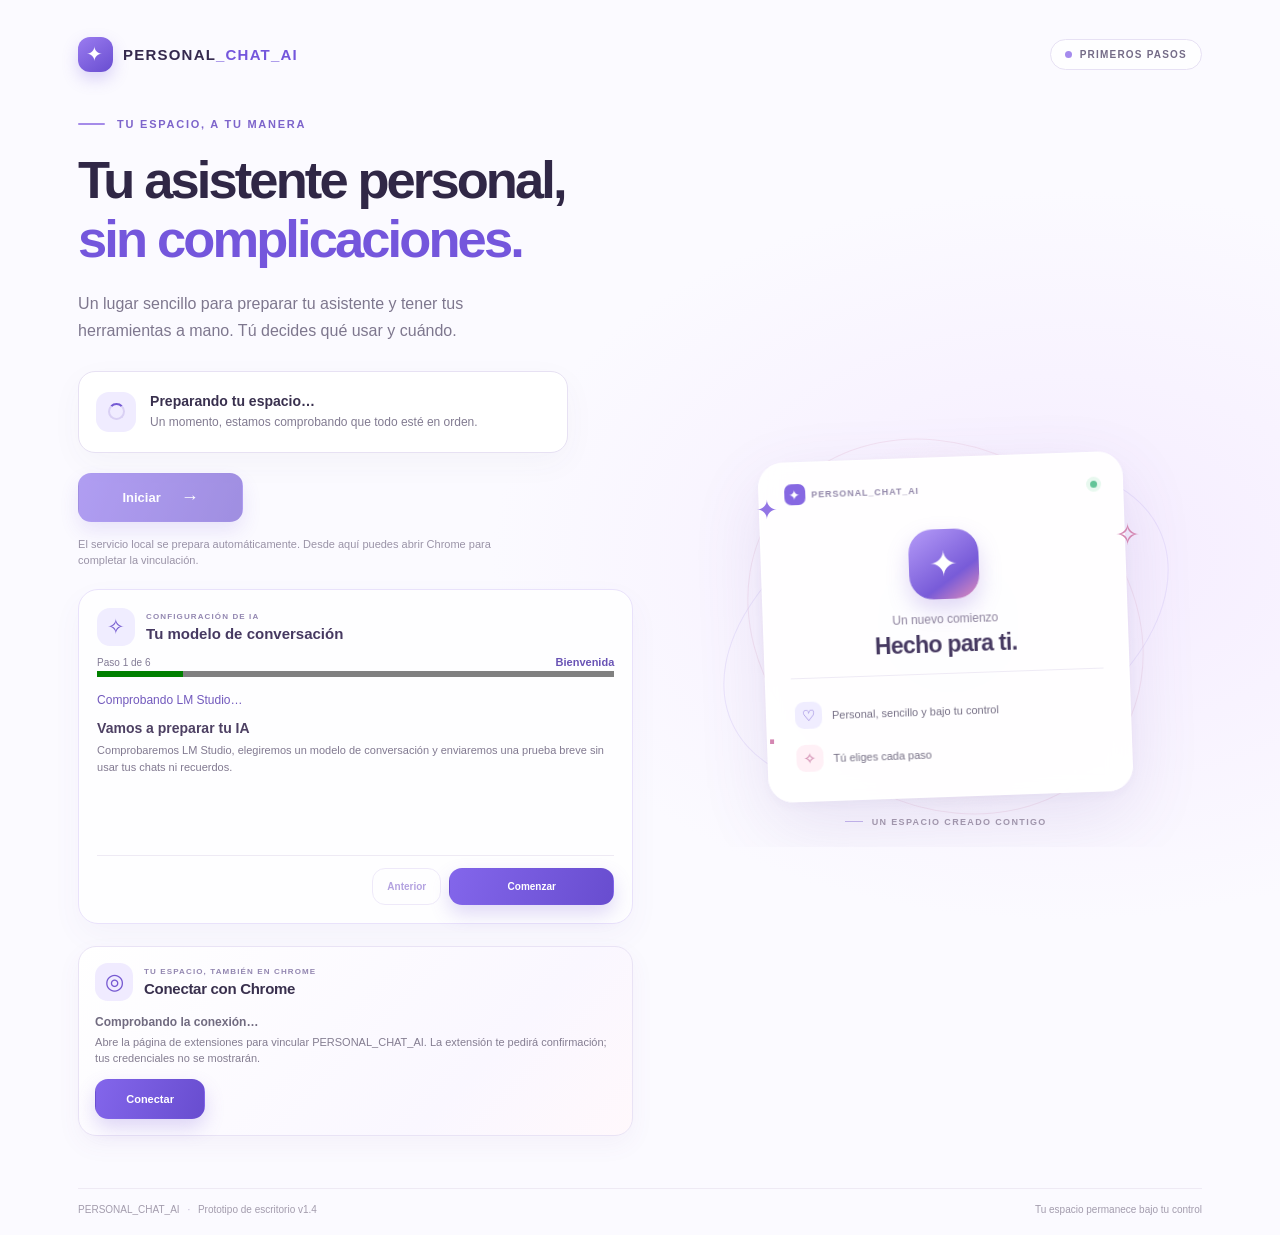
<file: desktop-tauri/ui/index.html>
<!doctype html>
<html lang="es">
  <head>
    <meta charset="UTF-8" />
    <meta name="viewport" content="width=device-width, initial-scale=1.0" />
    <meta name="theme-color" content="#f8f6ff" />
    <title>PERSONAL_CHAT_AI</title>
    <link rel="stylesheet" href="./styles.css" />
    <script src="./app.js" defer></script>
  </head>
  <body>
    <main class="app-shell">
      <header class="topbar">
        <a class="brand" href="#inicio" aria-label="PERSONAL_CHAT_AI, inicio">
          <span class="brand-mark" aria-hidden="true">✦</span>
          <span>PERSONAL<span class="brand-accent">_CHAT_AI</span></span>
        </a>
        <span class="prototype-pill"><span class="pill-dot"></span> PRIMEROS PASOS</span>
      </header>

      <section class="welcome-grid" aria-labelledby="welcome-title">
        <div class="welcome-copy">
          <p class="eyebrow"><span class="eyebrow-line"></span> TU ESPACIO, A TU MANERA</p>
          <h1 id="welcome-title">Tu asistente personal,<br /><span>sin complicaciones.</span></h1>
          <p class="intro">Un lugar sencillo para preparar tu asistente y tener tus herramientas a mano. Tú decides qué usar y cuándo.</p>

          <div class="status-card" id="status-card" data-state="checking" aria-live="polite">
            <span class="status-icon" id="status-icon" aria-hidden="true"><span class="spinner"></span></span>
            <div class="status-text">
              <strong id="status-title">Preparando tu espacio…</strong>
              <span id="status-message">Un momento, estamos comprobando que todo esté en orden.</span>
            </div>
          </div>

          <div class="actions">
            <button class="button button-primary" id="start-button" type="button" disabled>
              <span id="start-label">Iniciar</span><span class="button-arrow" aria-hidden="true">→</span>
            </button>
            <button class="button button-secondary" id="repair-button" type="button" hidden>Solucionar</button>
          </div>
          <p class="quiet-note">El servicio local se prepara automáticamente. Desde aquí puedes abrir Chrome para completar la vinculación.</p>

          <section class="llm-card" aria-labelledby="llm-title">
            <div class="llm-card-heading">
              <span class="llm-mark" aria-hidden="true">✧</span>
              <div>
                <p class="chrome-eyebrow">CONFIGURACIÓN DE IA</p>
                <h2 id="llm-title">Tu modelo de conversación</h2>
              </div>
            </div>
            <div class="llm-progress" aria-live="polite"><span id="llm-step-count">Paso 1 de 6</span><strong id="llm-step-title">Bienvenida</strong><progress id="llm-progress-bar" max="6" value="1">1 de 6</progress></div>
            <p class="llm-status" id="llm-status" data-state="checking" aria-live="polite">Comprobando LM Studio…</p>

            <section class="llm-step" data-step="0" aria-labelledby="llm-welcome-title">
              <h3 id="llm-welcome-title">Vamos a preparar tu IA</h3>
              <p class="llm-step-copy">Comprobaremos LM Studio, elegiremos un modelo de conversación y enviaremos una prueba breve sin usar tus chats ni recuerdos.</p>
            </section>

            <section class="llm-step" data-step="1" hidden aria-labelledby="llm-detect-title">
              <h3 id="llm-detect-title">Detectar LM Studio</h3>
              <p class="llm-step-copy">La comprobación busca el servidor local en la dirección elegida. Si no responde, no podemos saber solo con esto si la aplicación está instalada.</p>
              <div class="llm-actions"><button class="button button-secondary" id="llm-refresh-button" type="button">Comprobar de nuevo</button></div>
              <details class="llm-advanced">
                <summary>Configuración avanzada</summary>
                <label class="llm-label" for="llm-port-input">Puerto local de LM Studio</label>
                <div class="llm-port-row"><input id="llm-port-input" class="llm-select" inputmode="numeric" type="number" min="1" max="65535" value="1234" aria-describedby="llm-port-help"><button class="button button-secondary" id="llm-port-save-button" type="button">Guardar puerto</button></div>
                <p class="llm-note" id="llm-port-help">Solo se permiten conexiones a este equipo. Nunca se acepta una dirección de red externa.</p>
              </details>
              <div id="llm-recovery-panel" class="llm-recovery" hidden>
                <p class="llm-step-copy">La configuración local está dañada. Podemos crear una nueva y guardar primero una copia de la anterior.</p>
                <button class="button button-secondary" id="llm-recovery-button" type="button">Recuperar configuración</button>
              </div>
              <p class="llm-download-note">¿Aún no tienes LM Studio? <a href="https://lmstudio.ai/download" target="_blank" rel="noopener noreferrer">Consulta su descarga oficial</a>.</p>
            </section>

            <section class="llm-step" data-step="2" hidden aria-labelledby="llm-model-detect-title">
              <h3 id="llm-model-detect-title">Buscar modelos de conversación</h3>
              <p class="llm-step-copy">Esta lista muestra los modelos instalados que LM Studio identifica como modelos de lenguaje. Los modelos de embeddings no se mostrarán.</p>
              <p class="llm-model-details" id="llm-model-summary"></p>
              <ul class="llm-model-list" id="llm-model-list"></ul>
              <p class="llm-download-note">Para explorar modelos, revisar su ficha y licencia, y descargar uno, abre LM Studio y usa su pestaña Discover. PERSONAL_CHAT_AI no inicia descargas porque la API local no entrega antes de descargarlas la licencia ni el espacio requerido y no documenta cancelación REST. <a href="https://lmstudio.ai/models" target="_blank" rel="noopener noreferrer">Explorar el catálogo oficial</a> · <a href="https://lmstudio.ai/download" target="_blank" rel="noopener noreferrer">Descargar LM Studio</a>.</p>
            </section>

            <section class="llm-step" data-step="3" hidden aria-labelledby="llm-select-title">
              <h3 id="llm-select-title">Elegir tu modelo</h3>
              <label class="llm-label" for="llm-model-select">Modelo conversacional</label>
              <select id="llm-model-select" class="llm-select" disabled><option value="">Actualiza la lista para consultar modelos</option></select>
              <p class="llm-model-details" id="llm-model-details"></p>
              <p class="llm-step-copy">Si el modelo no está cargado, puedes solicitar su carga. La app no descargará ni cerrará modelos automáticamente.</p>
              <div class="llm-actions"><button class="button button-primary" id="llm-save-button" type="button" disabled>Guardar selección</button></div>
            </section>

            <section class="llm-step" data-step="4" hidden aria-labelledby="llm-test-title">
              <h3 id="llm-test-title">Verificar una respuesta</h3>
              <p class="llm-step-copy">La prueba envía una instrucción sintética y breve. No utiliza ni guarda conversaciones, visitantes o recuerdos.</p>
              <div class="llm-actions"><button class="button button-primary" id="llm-test-button" type="button" disabled>Probar generación</button></div>
            </section>

            <section class="llm-step" data-step="5" hidden aria-labelledby="llm-finish-title">
              <h3 id="llm-finish-title">Resumen de configuración</h3>
              <ul class="llm-summary">
                <li><span>Aplicación</span><strong id="llm-summary-backend">Pendiente de comprobar</strong></li>
                <li><span>Motor de IA</span><strong id="llm-summary-server">Pendiente</strong></li>
                <li><span>Modelo</span><strong id="llm-summary-model">Sin seleccionar</strong></li>
                <li><span>Generación</span><strong id="llm-summary-test">Sin verificar</strong></li>
                <li><span>Chrome</span><strong id="llm-summary-chrome">Se comprueba por separado</strong></li>
              </ul>
              <p class="llm-step-copy">El estado de Chrome es independiente. Esta configuración no envía mensajes a Stripchat.</p>
            </section>

            <div class="llm-wizard-actions">
              <button class="button button-secondary" id="llm-back-button" type="button" disabled>Anterior</button>
              <button class="button button-secondary" id="llm-cancel-button" type="button" hidden>Cancelar</button>
              <button class="button button-primary" id="llm-next-button" type="button">Comenzar</button>
            </div>
          </section>

          <section class="chrome-card" aria-labelledby="chrome-title">
            <div class="chrome-card-heading">
              <span class="chrome-mark" aria-hidden="true">◎</span>
              <div>
                <p class="chrome-eyebrow">TU ESPACIO, TAMBIÉN EN CHROME</p>
                <h2 id="chrome-title">Conectar con Chrome</h2>
              </div>
            </div>
            <p class="chrome-status" id="chrome-status" data-state="checking" aria-live="polite">Comprobando la conexión…</p>
            <p class="chrome-description">Abre la página de extensiones para vincular PERSONAL_CHAT_AI. La extensión te pedirá confirmación; tus credenciales no se mostrarán.</p>
            <div class="chrome-actions">
              <button class="button button-primary" id="chrome-connect-button" type="button">Conectar</button>
              <button class="button button-secondary" id="chrome-disconnect-button" type="button" hidden>Desconectar</button>
            </div>
          </section>
        </div>

        <aside class="welcome-art" aria-label="Ilustración decorativa de bienvenida">
          <div class="art-orbit orbit-one"></div><div class="art-orbit orbit-two"></div>
          <div class="art-glow"></div>
          <div class="art-card">
            <div class="art-card-top"><span class="mini-brand"><span>✦</span> PERSONAL_CHAT_AI</span><span class="online-dot"></span></div>
            <div class="assistant-avatar"><span>✦</span></div>
            <p class="art-greeting">Un nuevo comienzo</p>
            <h2>Hecho para ti.</h2>
            <div class="art-divider"></div>
            <div class="art-feature"><span class="feature-icon">♡</span><span>Personal, sencillo y bajo tu control</span></div>
            <div class="art-feature"><span class="feature-icon feature-icon-pink">✧</span><span>Tú eliges cada paso</span></div>
          </div>
          <span class="sparkle sparkle-a">✦</span><span class="sparkle sparkle-b">✧</span><span class="sparkle sparkle-c">·</span>
          <div class="art-caption"><span class="caption-line"></span> UN ESPACIO CREADO CONTIGO</div>
        </aside>
      </section>

      <footer class="footer"><span>PERSONAL_CHAT_AI <span class="footer-separator">·</span> Prototipo de escritorio v1.4</span><span>Tu espacio permanece bajo tu control</span></footer>
      <div class="toast" id="toast" role="status" aria-live="polite"></div>
    </main>
  </body>
</html>
</file>
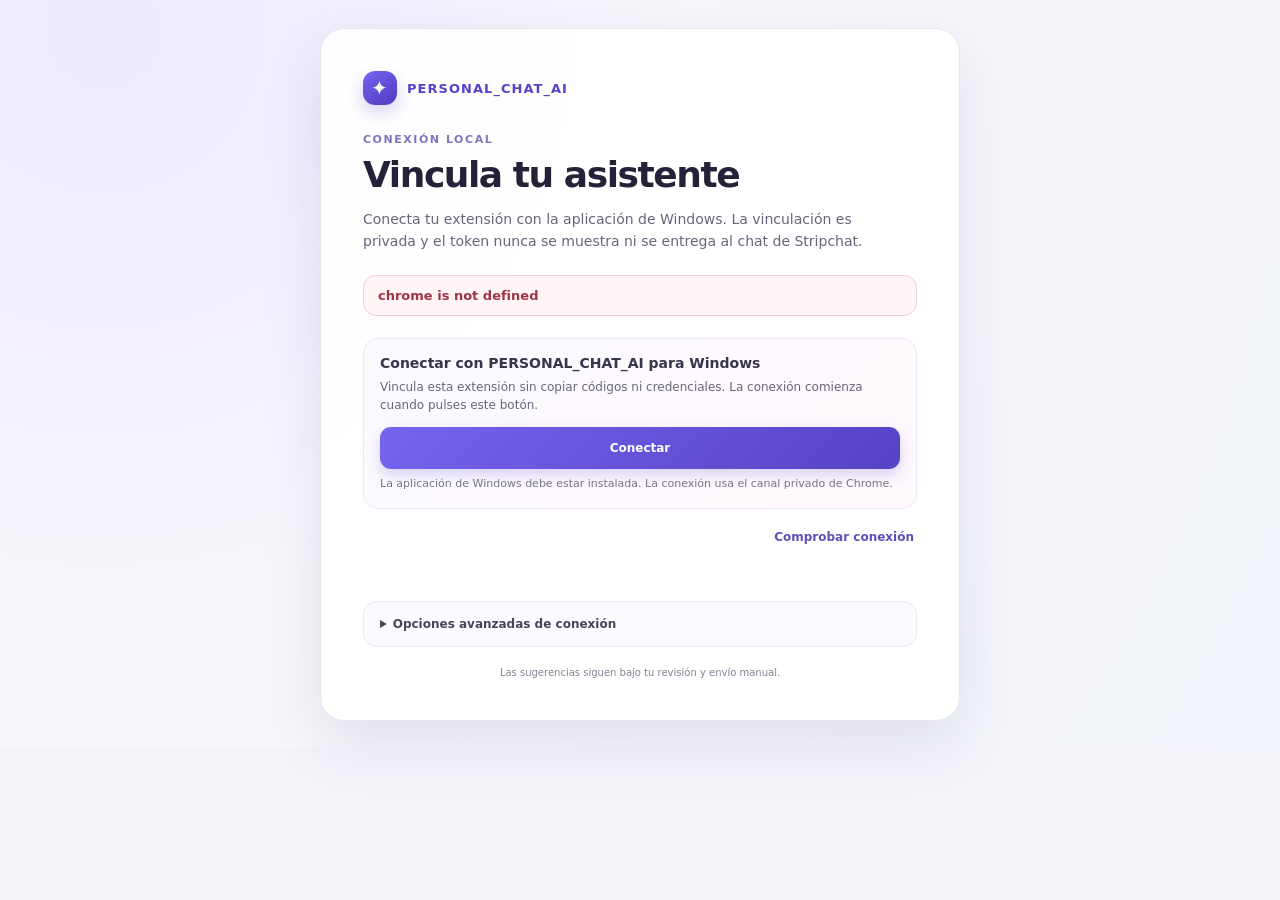
<file: extension/connection.html>
<!doctype html>
<html lang="es">
  <head>
    <meta charset="utf-8">
    <meta name="viewport" content="width=device-width, initial-scale=1">
    <title>Conexión segura · PERSONAL_CHAT_AI</title>
    <link rel="stylesheet" href="connection.css">
    <script src="backend-config.js" defer></script>
    <script src="connection.js" defer></script>
  </head>
  <body>
    <main class="shell">
      <section class="card" aria-labelledby="page-title">
        <div class="brand"><span class="brand-mark" aria-hidden="true">✦</span><span>PERSONAL_CHAT_AI</span></div>
        <p class="eyebrow">CONEXIÓN LOCAL</p>
        <h1 id="page-title">Vincula tu asistente</h1>
        <p class="intro">Conecta tu extensión con la aplicación de Windows. La vinculación es privada y el token nunca se muestra ni se entrega al chat de Stripchat.</p>

        <div id="connection-state" class="connection-state" role="status" aria-live="polite">Comprobando el backend local…</div>

        <section class="form-section native-section" aria-labelledby="native-title">
          <h2 id="native-title">Conectar con PERSONAL_CHAT_AI para Windows</h2>
          <p>Vincula esta extensión sin copiar códigos ni credenciales. La conexión comienza cuando pulses este botón.</p>
          <div class="input-row native-actions">
            <button id="native-connect-button" type="button" class="primary">Conectar</button>
            <button id="native-disconnect-button" type="button" class="secondary" hidden>Desconectar</button>
          </div>
          <small>La aplicación de Windows debe estar instalada. La conexión usa el canal privado de Chrome.</small>
        </section>

        <div class="actions"><button id="refresh-button" type="button" class="text-button">Comprobar conexión</button></div>
        <p id="page-message" class="page-message" role="status" aria-live="polite"></p>

        <details class="instructions">
          <summary>Opciones avanzadas de conexión</summary>
          <p>Usa estas opciones solo si la aplicación de Windows no está instalada o necesitas revisar una configuración local.</p>
          <form id="backend-form" class="form-section">
            <label for="backend-url">Dirección del backend local</label>
            <div class="input-row"><input id="backend-url" type="url" value="http://127.0.0.1:8000" autocomplete="url" required><button type="submit" class="secondary">Guardar</button></div>
            <small>Solo se permiten direcciones HTTP locales autorizadas por el manifiesto.</small>
          </form>
          <form id="pair-form" class="form-section">
            <label for="pairing-code">Código temporal de emparejamiento</label>
            <div class="input-row"><input id="pairing-code" type="password" inputmode="text" autocomplete="one-time-code" autocapitalize="off" spellcheck="false" maxlength="64" placeholder="Código de un solo uso" required><button id="pair-button" type="submit" class="primary">Vincular</button></div>
            <small>El campo se vacía al iniciar el intento y no se guarda en preferencias.</small>
          </form>
          <p class="security-note">No pegues el código en Stripchat, DevTools, una URL ni una conversación.</p>
        </details>
        <footer>Las sugerencias siguen bajo tu revisión y envío manual.</footer>
      </section>
    </main>
  </body>
</html>
</file>
<file: desktop-tauri/ui/styles.css>
:root {
  color-scheme: light;
  font-family: "Segoe UI Variable", "Segoe UI", sans-serif;
  color: #30284a;
  background: #fbfaff;
  font-synthesis: none;
  text-rendering: optimizeLegibility;
  --violet: #7456dc;
  --violet-dark: #5c43bf;
  --lavender: #eee9ff;
  --pink: #f5dce9;
  --muted: #827b95;
}

* { box-sizing: border-box; }
body { margin: 0; min-width: 360px; min-height: 100vh; background: radial-gradient(ellipse at 83% 45%, #f5ecff 0, transparent 38%), #fbfaff; }
button { font: inherit; }
.app-shell { min-height: 100vh; max-width: 1440px; margin: 0 auto; padding: 30px 6.1% 20px; display: flex; flex-direction: column; }
.topbar { height: 48px; display: flex; align-items: center; justify-content: space-between; }
.brand { display: inline-flex; align-items: center; gap: 10px; color: #35294e; text-decoration: none; font-size: 15px; font-weight: 750; letter-spacing: .08em; }
.brand-mark { display: grid; place-items: center; width: 35px; height: 35px; color: white; font-size: 20px; border-radius: 12px; background: linear-gradient(145deg, #9b7cf0, #684dd0); box-shadow: 0 7px 16px #785dde40; }
.brand-accent { color: var(--violet); }
.prototype-pill { display: inline-flex; align-items: center; gap: 8px; padding: 9px 14px; border: 1px solid #e7e1f4; border-radius: 999px; background: #ffffffc9; color: #746b87; font-size: 10px; font-weight: 750; letter-spacing: .12em; }
.pill-dot,.online-dot { width: 7px; height: 7px; border-radius: 50%; background: #a58bed; }
.welcome-grid { flex: 1; display: grid; grid-template-columns: 1.04fr .96fr; align-items: center; gap: 5%; padding: 30px 0 42px; }
.welcome-copy { max-width: 590px; padding: 10px 0; }
.eyebrow { display: flex; align-items: center; gap: 12px; color: #7d64cb; font-weight: 750; letter-spacing: .16em; font-size: 11px; margin: 0 0 21px; }
.eyebrow-line { width: 27px; height: 2px; background: #a58be9; border-radius: 2px; }
h1 { color: #302746; font-size: clamp(38px, 4.1vw, 58px); letter-spacing: -.055em; line-height: 1.12; margin: 0; font-weight: 720; }
h1 span { color: var(--violet); }
.intro { max-width: 480px; margin: 21px 0 27px; color: #7e778e; font-size: 16px; line-height: 1.7; }
.status-card { display: flex; gap: 14px; align-items: center; max-width: 490px; min-height: 82px; padding: 15px 17px; border: 1px solid #e7e1f3; border-radius: 17px; background: #fff; box-shadow: 0 10px 32px #56426d0a; transition: border-color .2s, background .2s; }
.status-card[data-state="ready"] { border-color: #c9e6d8; background: #fbfffc; }
.status-card[data-state="error"] { border-color: #f0cbd8; background: #fffafb; }
.status-icon { flex: 0 0 40px; display: grid; place-items: center; width: 40px; height: 40px; color: #755bd4; border-radius: 13px; background: #f0ecff; font-size: 19px; }
[data-state="ready"] .status-icon { color: #3b9a70; background: #eaf8f0; }
[data-state="error"] .status-icon { color: #bb5879; background: #ffedf3; }
.status-text { display: grid; gap: 5px; }
.status-text strong { color: #39304e; font-size: 14px; }
.status-text span { color: #827b91; font-size: 12px; line-height: 1.45; }
.actions { display: flex; gap: 12px; align-items: center; margin-top: 20px; }
.button { min-height: 49px; padding: 0 21px; border-radius: 13px; border: 1px solid transparent; cursor: pointer; font-weight: 700; font-size: 13px; transition: transform .15s, box-shadow .15s, background .15s; }
.button:focus-visible { outline: 3px solid #b9a8f4; outline-offset: 3px; }
.button:not(:disabled):hover { transform: translateY(-1px); }
.button-primary { display: inline-flex; min-width: 165px; gap: 20px; align-items: center; justify-content: center; color: #fff; background: linear-gradient(110deg, #8366eb, #684dcf); box-shadow: 0 9px 19px #7557d83a; }
.button-primary:hover:not(:disabled) { box-shadow: 0 12px 23px #7557d855; }
.button-primary:disabled { opacity: .62; cursor: wait; }
.button-arrow { font-size: 18px; font-weight: 400; }
.button-secondary { color: #704fc5; background: white; border-color: #e0d7f4; }
.button-secondary:hover { background: #f7f4ff; }
.button[hidden] { display: none; }
.quiet-note { margin: 14px 0 0; color: #9a93a7; font-size: 11px; line-height: 1.5; max-width: 440px; }
.chrome-card { margin-top: 22px; padding: 16px; border: 1px solid #e9e3f5; border-radius: 18px; background: linear-gradient(135deg, #ffffff, #faf7ff 70%, #fff8fc); box-shadow: 0 9px 24px #6c55a50d; }
.chrome-card-heading { display: flex; align-items: center; gap: 11px; }
.chrome-mark { display: grid; place-items: center; flex: 0 0 38px; height: 38px; border-radius: 13px; color: #7659d1; background: #f0ebff; font-size: 22px; }
.chrome-eyebrow { margin: 0 0 4px; color: #9387b1; font-size: 8px; font-weight: 800; letter-spacing: .14em; }
.chrome-card h2 { margin: 0; color: #39304e; font-size: 15px; letter-spacing: -.02em; }
.chrome-status { margin: 14px 0 5px; color: #716b80; font-size: 12px; font-weight: 750; }
.chrome-status[data-state="connected"] { color: #278159; }
.chrome-status[data-state="error"] { color: #a7425b; }
.chrome-description { margin: 0; color: #847d91; font-size: 11px; line-height: 1.5; }
.chrome-actions { display: flex; gap: 9px; margin-top: 12px; }
.chrome-actions .button { min-height: 40px; min-width: 110px; padding-inline: 15px; font-size: 11px; }
.llm-card { margin-top: 20px; padding: 18px; border: 1px solid #e9e2fb; border-radius: 20px; background: #ffffffd9; box-shadow: 0 12px 30px #6c55a50c; }
.llm-card-heading { display: flex; align-items: center; gap: 11px; margin-bottom: 10px; }
.llm-mark { display: grid; place-items: center; width: 38px; height: 38px; border-radius: 13px; color: #765dd0; background: #f0edff; font-size: 21px; }
.llm-card h2 { margin: 2px 0 0; color: #463961; font-size: 15px; }
.llm-status { margin: 10px 0; color: #716b80; font-size: 12px; line-height: 1.5; }
.llm-status[data-state="ready"] { color: #278159; }
.llm-status[data-state="error"] { color: #a7425b; }
.llm-status[data-state="checking"] { color: #7259bd; }
.llm-label { display: block; margin: 12px 0 6px; color: #5d526e; font-size: 11px; font-weight: 700; }
.llm-select { width: 100%; min-height: 40px; padding: 8px 11px; border: 1px solid #ded6ef; border-radius: 11px; color: #453a5e; background: #fff; font: inherit; font-size: 12px; }
.llm-select:disabled { color: #928ba0; background: #f8f6fb; }
.llm-model-details, .llm-note { min-height: 15px; margin: 6px 0 0; color: #8b8399; font-size: 10px; line-height: 1.45; }
.llm-actions { display: flex; flex-wrap: wrap; gap: 8px; margin-top: 12px; }
.llm-actions .button { min-height: 37px; min-width: 0; padding: 0 12px; font-size: 10px; }
.llm-actions .button:disabled { opacity: .55; cursor: not-allowed; }
.llm-progress { display: grid; grid-template-columns: auto 1fr; align-items: baseline; gap: 3px 10px; margin: 10px 0 14px; color: #827b95; font-size: 10px; }
.llm-progress strong { justify-self: end; color: #6953b5; font-size: 11px; }
.llm-progress progress { grid-column: 1 / -1; width: 100%; height: 6px; border: 0; border-radius: 99px; accent-color: #785bd8; }
.llm-step { min-height: 120px; }
.llm-step[hidden] { display: none; }
.llm-step h3 { margin: 11px 0 5px; color: #4d4063; font-size: 14px; }
.llm-step-copy, .llm-download-note { margin: 6px 0 10px; color: #817990; font-size: 11px; line-height: 1.55; }
.llm-download-note a { color: #634bc4; font-weight: 650; }
.llm-advanced { margin-top: 12px; padding: 10px 12px; border: 1px solid #eee8f7; border-radius: 12px; color: #665b78; font-size: 11px; }
.llm-advanced summary { cursor: pointer; font-weight: 700; }
.llm-port-row { display: flex; gap: 8px; }
.llm-port-row input { max-width: 135px; }
.llm-recovery { margin: 12px 0; padding: 10px; border-radius: 12px; background: #fff7f2; border: 1px solid #f2dfd4; }
.llm-model-list { display: grid; gap: 6px; margin: 9px 0; padding: 0; list-style: none; }
.llm-model-list li { display: flex; justify-content: space-between; gap: 10px; padding: 8px 10px; border-radius: 10px; color: #5d526e; background: #f8f6fc; font-size: 10px; }
.llm-model-list li span { color: #827b95; text-align: right; }
.llm-wizard-actions { display: flex; flex-wrap: wrap; justify-content: flex-end; gap: 8px; margin-top: 15px; padding-top: 12px; border-top: 1px solid #eeeaf4; }
.llm-wizard-actions .button { min-height: 37px; padding: 0 14px; font-size: 10px; }
.llm-wizard-actions .button:disabled { opacity: .52; cursor: not-allowed; }
.llm-summary { display: grid; gap: 7px; padding: 0; margin: 10px 0; list-style: none; }
.llm-summary li { display: flex; justify-content: space-between; gap: 10px; padding: 8px 10px; border-radius: 10px; color: #807890; background: #f8f6fc; font-size: 10px; }
.llm-summary strong { color: #524568; text-align: right; overflow-wrap: anywhere; }
.welcome-art { min-height: 440px; position: relative; display: grid; place-items: center; overflow: hidden; }
.art-glow { position: absolute; width: 370px; height: 370px; border-radius: 50%; background: radial-gradient(circle, #e9ddff9c, #fae9f276 52%, transparent 72%); filter: blur(2px); }
.art-orbit { position: absolute; border: 1px solid #cdbff45c; border-radius: 50%; transform: rotate(-24deg); }
.orbit-one { width: 470px; height: 290px; }
.orbit-two { width: 415px; height: 355px; transform: rotate(35deg); border-color: #e8c9df70; }
.art-card { width: min(365px, 80%); min-height: 340px; z-index: 1; padding: 21px 25px; border: 1px solid #ffffff; border-radius: 25px; background: #ffffffeb; box-shadow: 0 24px 70px #6c55a51f, 0 4px 13px #6c55a50b; backdrop-filter: blur(12px); transform: rotate(-2deg); }
.art-card-top { display: flex; justify-content: space-between; align-items: center; color: #9388aa; font-size: 9px; font-weight: 750; letter-spacing: .1em; }
.mini-brand { display: flex; align-items: center; gap: 6px; }
.mini-brand span { display: grid; place-items: center; width: 21px; height: 21px; border-radius: 7px; color: #fff; font-size: 14px; background: #8668e2; }
.online-dot { background: #63c498; box-shadow: 0 0 0 4px #e8f8ef; }
.assistant-avatar { display: grid; place-items: center; width: 70px; height: 70px; margin: 29px auto 13px; border-radius: 24px; color: #fff; font-size: 35px; background: linear-gradient(145deg, #b59bf8, #785bd8 66%, #e28db9); box-shadow: 0 10px 22px #8665d943; }
.art-greeting { margin: 0; text-align: center; color: #8c829d; font-size: 12px; }
.art-card h2 { margin: 5px 0 15px; text-align: center; color: #463961; font-size: 23px; letter-spacing: -.03em; }
.art-divider { height: 1px; background: #eeeaf5; margin: 0 0 15px; }
.art-feature { display: flex; align-items: center; gap: 10px; color: #777086; font-size: 11px; padding: 8px 3px; }
.feature-icon { display: grid; place-items: center; flex: 0 0 27px; height: 27px; border-radius: 9px; color: #765dd0; background: #f0edff; font-size: 15px; }
.feature-icon-pink { color: #c36c9a; background: #fff0f6; }
.sparkle { position: absolute; z-index: 2; color: #9275e5; }
.sparkle-a { top: 20%; left: 13%; font-size: 26px; }
.sparkle-b { right: 12%; top: 25%; color: #d487b2; font-size: 30px; }
.sparkle-c { left: 15%; bottom: 19%; color: #d487b2; font-size: 42px; }
.art-caption { position: absolute; bottom: 20px; display: flex; align-items: center; gap: 9px; color: #a49aad; font-size: 9px; font-weight: 700; letter-spacing: .15em; }
.caption-line { width: 18px; height: 1px; background: #c5b6ec; }
.footer { display: flex; justify-content: space-between; padding-top: 15px; border-top: 1px solid #eeeaf4; color: #a39cad; font-size: 10px; }
.footer-separator { margin: 0 5px; color: #c1b7d3; }
.toast { position: fixed; right: 24px; bottom: 24px; max-width: 360px; padding: 13px 17px; opacity: 0; pointer-events: none; transform: translateY(8px); color: #5b3850; background: white; border: 1px solid #f1d5e2; border-radius: 13px; box-shadow: 0 10px 30px #46315820; font-size: 12px; transition: .2s ease; }
.toast.visible { opacity: 1; transform: translateY(0); }
.spinner { width: 17px; height: 17px; border: 2px solid #d9d0f4; border-top-color: #755bd4; border-radius: 50%; animation: spin .8s linear infinite; }
@keyframes spin { to { transform: rotate(360deg); } }
@media (max-width: 900px) { .app-shell { padding-inline: 4%; } .welcome-grid { gap: 2%; grid-template-columns: 1fr .9fr; } .welcome-art { min-height: 390px; } .art-card { width: 320px; } }
@media (max-width: 720px) { .welcome-grid { grid-template-columns: 1fr; } .welcome-art { display: none; } .llm-port-row { flex-wrap: wrap; } .footer { gap: 10px; flex-wrap: wrap; } }
@media (prefers-reduced-motion: reduce) { *, *::before, *::after { scroll-behavior: auto !important; animation-duration: .01ms !important; transition-duration: .01ms !important; } }
</file>
<file: extension/connection.css>
:root {
  color-scheme: light;
  font-family: Inter, ui-sans-serif, system-ui, -apple-system, BlinkMacSystemFont, "Segoe UI", sans-serif;
  color: #242238;
  background: #f4f3fa;
  font-synthesis: none;
}

* { box-sizing: border-box; }
body { margin: 0; min-width: 340px; background: radial-gradient(circle at 8% 4%, #eee8ff 0, #f7f6fb 42%, #f1f4fa 100%); }
.shell { width: min(100%, 680px); margin: 0 auto; padding: 28px 20px; }
.card { padding: clamp(22px, 5vw, 42px); border: 1px solid #e8e5f1; border-radius: 24px; background: rgba(255,255,255,.96); box-shadow: 0 22px 60px rgba(43, 33, 78, .10); }
.brand { display: flex; align-items: center; gap: 10px; color: #5543c7; font-size: 13px; font-weight: 800; letter-spacing: .08em; }
.brand-mark { display: grid; width: 34px; height: 34px; place-items: center; border-radius: 12px; color: white; background: linear-gradient(145deg, #7665f2, #503abf); font-size: 20px; box-shadow: 0 7px 16px rgba(89, 67, 204, .24); }
.eyebrow { margin: 28px 0 8px; color: #8176bd; font-size: 11px; font-weight: 800; letter-spacing: .14em; }
h1 { margin: 0; font-size: clamp(26px, 5vw, 36px); line-height: 1.14; letter-spacing: -.04em; }
.intro { max-width: 58ch; margin: 13px 0 22px; color: #686579; font-size: 14px; line-height: 1.6; }
.connection-state { padding: 12px 14px; border: 1px solid #e3e0ee; border-radius: 13px; color: #555166; background: #f9f8fc; font-size: 13px; font-weight: 650; }
.connection-state[data-state="connected"] { border-color: #bde8d4; color: #176746; background: #f0fbf5; }
.connection-state[data-state="error"] { border-color: #f1d0d4; color: #9e3545; background: #fff5f6; }
.connection-state[data-state="warning"] { border-color: #f0e0b5; color: #795a15; background: #fffaf0; }
.form-section { margin-top: 22px; }
.native-section { padding: 16px; border: 1px solid #ece8f7; border-radius: 15px; background: linear-gradient(140deg, #fbfaff, #fff8fc); }
.native-section h2 { margin: 0 0 7px; color: #37344b; font-size: 14px; }
.native-section p { margin: 0; color: #686579; font-size: 12px; line-height: 1.55; }
.native-actions { margin-top: 12px; }
.native-actions button { flex: 1; min-height: 42px; }
label { display: block; margin-bottom: 8px; color: #37344b; font-size: 13px; font-weight: 750; }
.input-row { display: flex; gap: 9px; }
input { min-width: 0; width: 100%; padding: 12px 13px; border: 1px solid #dcd9e8; border-radius: 11px; outline: none; color: #29263b; background: #fff; font: inherit; font-size: 13px; transition: border-color .15s, box-shadow .15s; }
input:focus { border-color: #8474ec; box-shadow: 0 0 0 3px rgba(115, 97, 226, .14); }
input:disabled, button:disabled { opacity: .65; }
small { display: block; margin-top: 7px; color: #777487; font-size: 11px; line-height: 1.45; }
button { border: 0; border-radius: 11px; padding: 11px 15px; cursor: pointer; white-space: nowrap; font: inherit; font-size: 12px; font-weight: 750; transition: transform .15s, filter .15s, box-shadow .15s; }
button:hover:not(:disabled) { filter: brightness(1.04); transform: translateY(-1px); }
.primary { color: white; background: linear-gradient(135deg, #7564ed, #5642c5); box-shadow: 0 6px 14px rgba(91, 68, 203, .22); }
.secondary { border: 1px solid #e0dcef; color: #5545ad; background: #f6f4ff; }
.actions { display: flex; justify-content: flex-end; margin-top: 14px; }
.text-button { padding: 7px 3px; color: #5d50b9; background: transparent; }
.page-message { min-height: 20px; margin: 8px 0 0; color: #5d5a6c; font-size: 12px; line-height: 1.5; }
.page-message[data-state="error"] { color: #a33746; }
.page-message[data-state="success"] { color: #17714b; }
.instructions { margin-top: 22px; padding: 15px 16px; border: 1px solid #ece9f3; border-radius: 14px; background: #fbfaff; }
.instructions summary { color: #47435a; cursor: pointer; font-size: 12px; font-weight: 750; }
.instructions ol { padding-left: 20px; color: #686579; font-size: 12px; line-height: 1.6; }
.instructions p { color: #686579; font-size: 12px; line-height: 1.55; }
code { padding: 2px 5px; border-radius: 5px; color: #5343aa; background: #efedfa; font-size: 11px; overflow-wrap: anywhere; }
.security-note { color: #9b3d4c !important; font-weight: 650; }
footer { margin-top: 20px; color: #848193; font-size: 10px; text-align: center; }

@media (max-width: 420px) {
  .shell { padding: 12px; }
  .card { padding: 22px 18px; border-radius: 18px; }
  .input-row { flex-wrap: wrap; }
  .input-row button { flex: 1 0 auto; }
}
</file>
